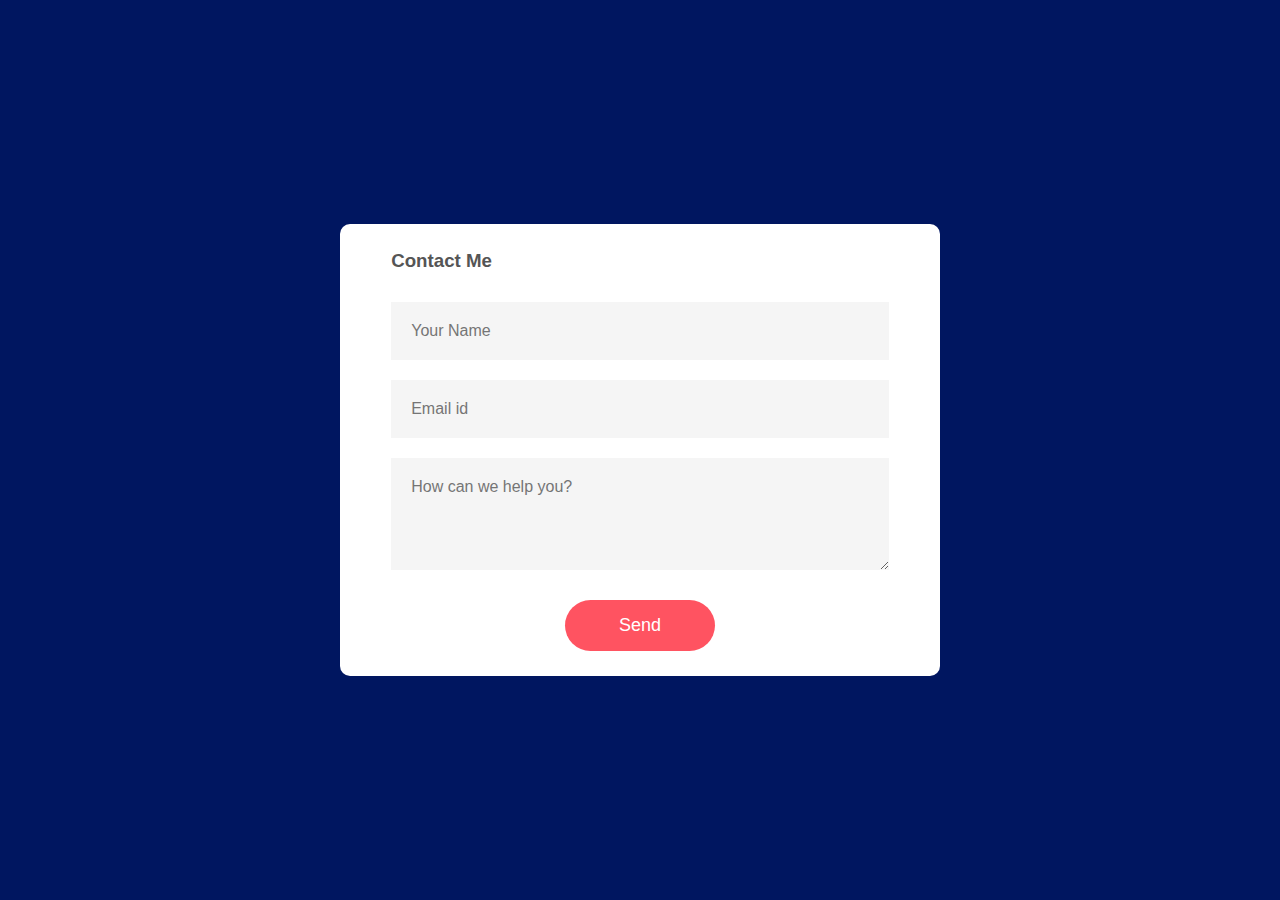
<file: login_page/enquery_page.html>
<!DOCTYPE html>
<html lang="en">
<head>
    <meta charset="UTF-8">
    <meta name="viewport" content="width=device-width, initial-scale=1.0">
    <title>Enquery page</title>
    <link rel="stylesheet" href="style(enquery).css">

</head>
<body>
    <div class="container">
        <form name="submit-to-google-sheet">
            <h3>Contact Me</h3>
            <input type="text" id="name" placeholder="Your Name" required>
            <input type="email" id="email" placeholder="Email id" required>
            <!--*<input type="text" id="phone" placeholder="Phone no." required>-->
            <textarea id="message" rows="4" placeholder="How can we help you?"></textarea>
            <button type="submit">Send</button>
            <span id="msg"></span>
        </form>
    </div>
    <script>
        const scriptURL = 'https://script.google.com/macros/s/AKfycbwTRC0UZEkO3YShzwwxwvEtUhipBxt9PC46ZHAS9y3NdzlOvXURjn8yOBn6XiIx7Jizgg/exec'
        const form = document.forms['submit-to-google-sheet']
        const msg =document.getElementById("msg")
        form.addEventListener('submit', e => {
        e.preventDefault()
        fetch(scriptURL, { method: 'POST', body: new FormData(form)})
            .then(response => {
                msg.innerHTML = "Thank you for your message!"
                setTimeout(function() {
                    msg.innerHTML = ""
                
                }, 5000)
                form.reset()

            })
            .catch(error => console.error('Error!', error.message))
        })
    </script>
</body>
</html>
</file>
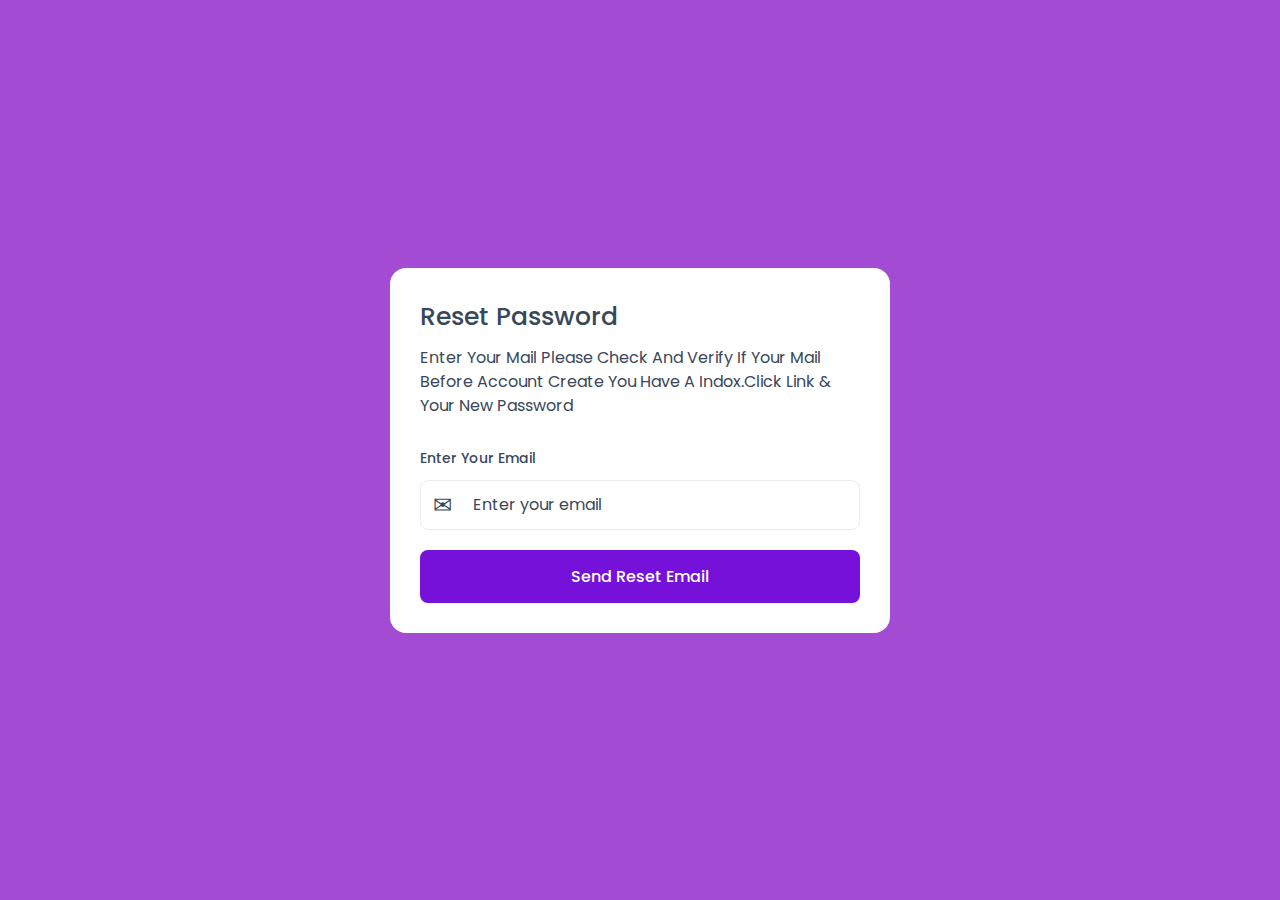
<file: login_page/forget_page.html>
<!DOCTYPE html>
<html lang="en">
<head>
    <meta charset="UTF-8">
    <meta name="viewport" content="width=device-width, initial-scale=1.0">
    <title>Reset Password</title>
    <link rel="stylesheet" href="style1.css">
</head>
<body>
    <div class="wrapper">
        <div class="container">
            <div class="title-section">
                <h2 class="title">Reset Password</h2>
                <p class="para">Enter your mail please check and verify if
                    your mail before account create you have a indox.click link & your new Password
                </p>
            </div>
            <form action="" class="from">
                <div class="input-group">
                    <label for="" class="label-title">Enter Your Email</label>
                    <input type="email" name="email" placeholder="Enter your email">
                    <span class="icon">&#9993;</span>
                </div>
                <div class="input-group">
                    <button class="submit-btn" type="submit">Send Reset Email</button>
                </div>
            </form>
        </div>
    </div>
</body>
</html>
</file>
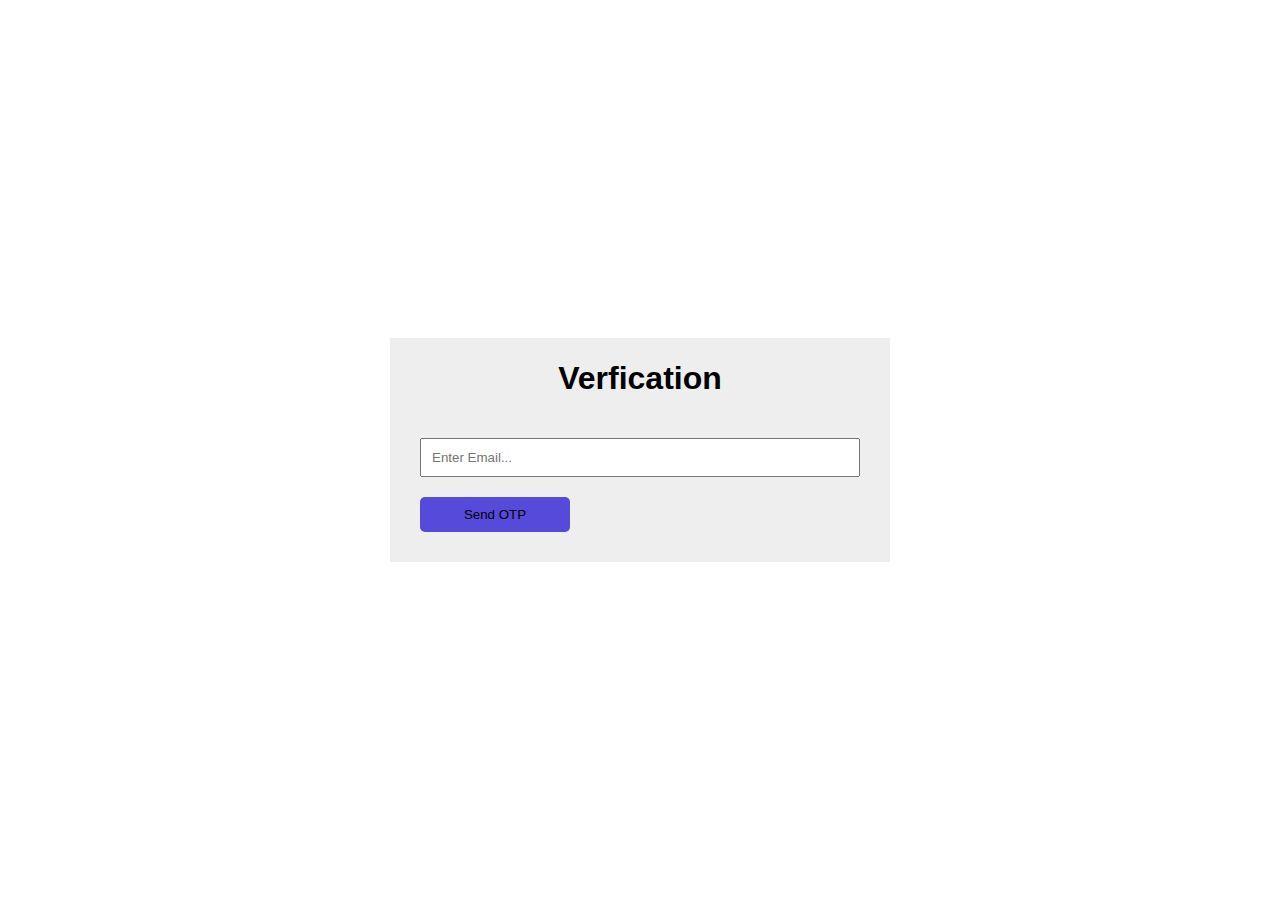
<file: login_page/verfication.html>
<!DOCTYPE html>
<html lang="en">
<head>
    <meta charset="UTF-8">
    <meta name="viewport" content="width=device-width, initial-scale=1.0">
    <title>verfication</title>
    <link rel="stylesheet" href="email.css">
    <script src="https://smtpjs.com/v3/smtp.js"></script>
</head>
<body>
    <div class="form">
        <h1>Verfication</h1>
        <input type="email" id="email" placeholder="Enter Email...">
        <div class="otpverify">
            <input type="text" id="otp_inp" placeholder="Enter the OTP sent to your Email...">
            <button class="btn" id="otp_inp">Verify</button>
        </div>
        <button class="btn" onclick="sendOTP()">Send OTP</button>
    </div>
    <script src="email-otp.js"></script>
</body>
</html>
</file>
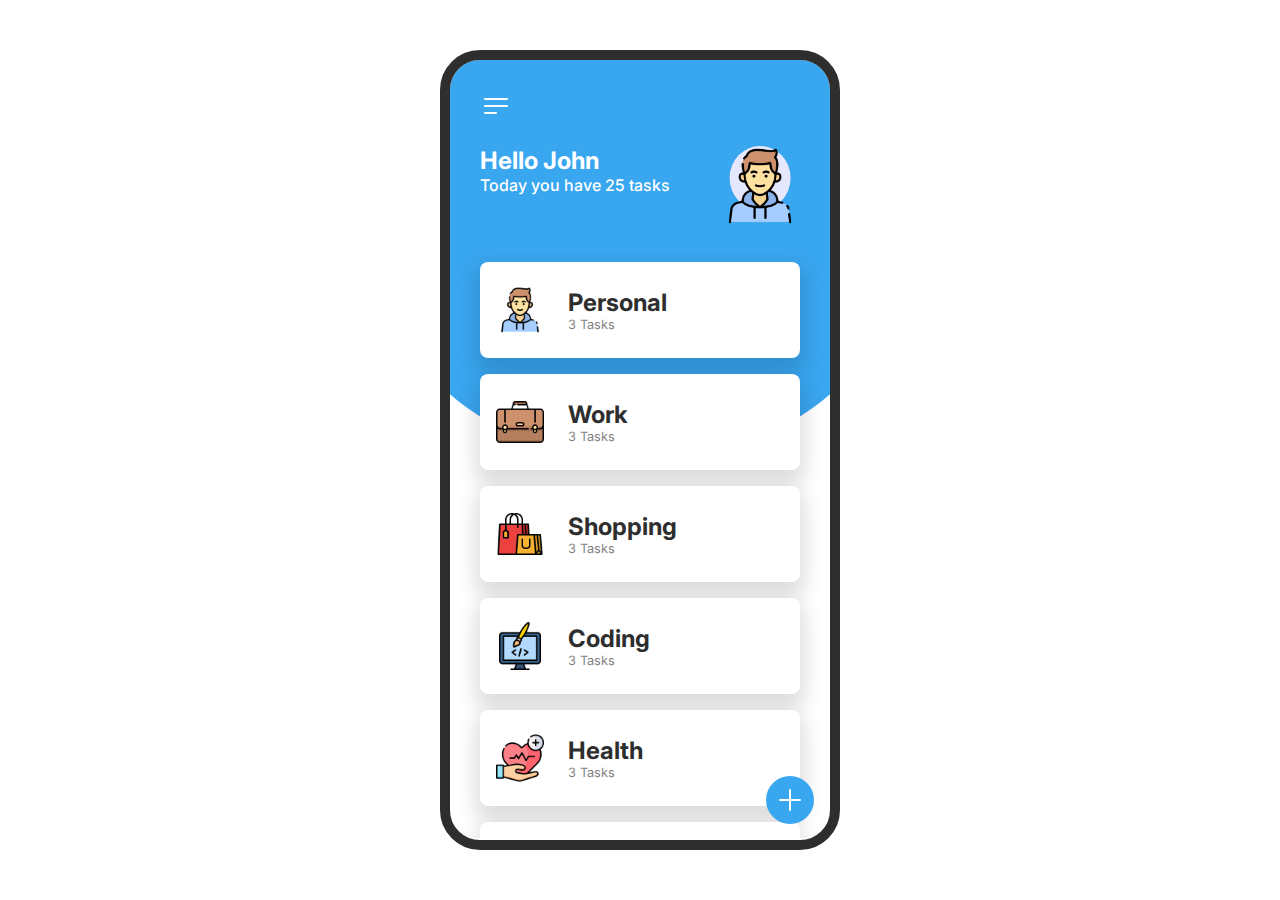
<file: todo list app/index1.html>
<!DOCTYPE html>
<html lang="en">
<head>
    <meta charset="UTF-8" />
    <meta name="viewport" content="width=device-width, initial-scale=1.0" />
    <link rel="apple-touch-icon" sizes="180x180" href="apple-touch-icon.png" />
    <link rel="icon" type="image/png" sizes="32x32" href="favicon-32x32.png" />
    <link rel="icon" type="image/png" sizes="16x16" href="favicon-16x16.png" />
    <link rel="manifest" href="site.webmanifest" />
    <link rel="mask-icon" href="safari-pinned-tab.svg" color="#5bbad5" />
    <meta name="msapplication-TileColor" content="#2d89ef" />
    <meta name="theme-color" content="#ffffff" />
    <link rel="stylesheet" href="style2.css" />
    <title>Javascript Todo-list App</title>
    <meta
    name="description"
    content="Manage your tasks effortlessly with our JavaScript Todos List App. Organize, prioritize, and track your to-dos seamlessly using this user-friendly web application."
    />
    <meta
    name="keywords"
    content="JavaScript Todos List App, Task Management, To-Do List Web App, Organize Tasks, Track To-Dos, Simple Task Manager, Productivity Tool, User-Friendly Interface, Web-based Task Organizer, JavaScript Task Tracker"
    />
</head>
<body>
    <div class="wrapper">
    <div class="screen-backdrop"></div>
    <div class="home-screen screen">
        <div class="head-wrapper">
        <div class="menu-btn">
            <svg
            xmlns="http://www.w3.org/2000/svg"
            fill="none"
            viewBox="0 0 24 24"
            stroke-width="1.5"
            stroke="currentColor"
            class="w-6 h-6"
            >
            <path
                stroke-linecap="round"
                stroke-linejoin="round"
                d="M3.75 6.75h16.5M3.75 12h16.5m-16.5 5.25H12"
            />
            </svg>
        </div>
        <div class="welcome">
            <div class="content">
            <h1>Hello John</h1>
            <p>Today you have <span id="total-tasks">5</span> tasks</p>
            </div>
            <div class="img">
            <div class="backdrop"></div>
            <img src="images/boy.png" alt="" />
            </div>
        </div>
        </div>
        <div class="categories-wrapper">
        <div class="categories">
            <div class="category">
            <div class="left">
                <img src="images/boy.png" alt="sun" />
                <div class="content">
                <h1>Personal</h1>
                <p>5 Tasks</p>
                </div>
            </div>
            <div class="options">
                <div class="toggle-btn">
                <svg
                    xmlns="http://www.w3.org/2000/svg"
                    fill="none"
                    viewBox="0 0 24 24"
                    stroke-width="1.5"
                    stroke="currentColor"
                    class="w-6 h-6"
                >
                    <path
                    stroke-linecap="round"
                    stroke-linejoin="round"
                    d="M12 6.75a.75.75 0 110-1.5.75.75 0 010 1.5zM12 12.75a.75.75 0 110-1.5.75.75 0 010 1.5zM12 18.75a.75.75 0 110-1.5.75.75 0 010 1.5z"
                    />
                </svg>
                </div>
            </div>
            </div>
        </div>
        </div>
    </div>
    <div class="category-screen screen">
        <div class="head-wrapper">
        <div class="back-btn">
            <svg
            xmlns="http://www.w3.org/2000/svg"
            fill="none"
            viewBox="0 0 24 24"
            stroke-width="1.5"
            stroke="currentColor"
            class="w-6 h-6"
            >
            <path
                stroke-linecap="round"
                stroke-linejoin="round"
                d="M6.75 15.75L3 12m0 0l3.75-3.75M3 12h18"
            />
            </svg>
        </div>
        <div class="options">
            <svg
            xmlns="http://www.w3.org/2000/svg"
            fill="none"
            viewBox="0 0 24 24"
            stroke-width="1.5"
            stroke="currentColor"
            class="w-6 h-6"
            >
            <path
                stroke-linecap="round"
                stroke-linejoin="round"
                d="M12 6.75a.75.75 0 110-1.5.75.75 0 010 1.5zM12 12.75a.75.75 0 110-1.5.75.75 0 010 1.5zM12 18.75a.75.75 0 110-1.5.75.75 0 010 1.5z"
            />
            </svg>
        </div>
        </div>
        <div class="category-details">
        <img src="images/boy.png" alt="" id="category-img" />
        <div class="details">
            <p id="num-tasks">8 tasks</p>
            <h1 id="category-title">Personal</h1>
        </div>
        </div>
        <div class="tasks-wrapper">
        <div class="tasks">
            <div class="task-wrapper">
            <label for="task" class="task">
                <input type="checkbox" name="task" id="task" />
                <span class="checkmark"
                ><svg
                    xmlns="http://www.w3.org/2000/svg"
                    fill="none"
                    viewBox="0 0 24 24"
                    stroke-width="1.5"
                    stroke="currentColor"
                    class="w-6 h-6"
                >
                    <path
                    stroke-linecap="round"
                    stroke-linejoin="round"
                    d="M4.5 12.75l6 6 9-13.5"
                    />
                </svg>
                </span>
                <p>Buy a new car lorem</p>
            </label>
            <div class="delete">
                <svg
                xmlns="http://www.w3.org/2000/svg"
                fill="none"
                viewBox="0 0 24 24"
                stroke-width="1.5"
                stroke="currentColor"
                class="w-6 h-6"
                >
                <path
                    stroke-linecap="round"
                    stroke-linejoin="round"
                    d="M14.74 9l-.346 9m-4.788 0L9.26 9m9.968-3.21c.342.052.682.107 1.022.166m-1.022-.165L18.16 19.673a2.25 2.25 0 01-2.244 2.077H8.084a2.25 2.25 0 01-2.244-2.077L4.772 5.79m14.456 0a48.108 48.108 0 00-3.478-.397m-12 .562c.34-.059.68-.114 1.022-.165m0 0a48.11 48.11 0 013.478-.397m7.5 0v-.916c0-1.18-.91-2.164-2.09-2.201a51.964 51.964 0 00-3.32 0c-1.18.037-2.09 1.022-2.09 2.201v.916m7.5 0a48.667 48.667 0 00-7.5 0"
                />
                </svg>
            </div>
            </div>
        </div>
        </div>
    </div>
    <div class="add-task-btn">
        <svg
        xmlns="http://www.w3.org/2000/svg"
        fill="none"
        viewBox="0 0 24 24"
        stroke-width="1.5"
        stroke="currentColor"
        class="w-6 h-6"
        >
        <path
            stroke-linecap="round"
            stroke-linejoin="round"
            d="M12 4.5v15m7.5-7.5h-15"
        />
        </svg>
    </div>
    <div class="black-backdrop"></div>
    <div class="add-task">
        <div class="add-task-backdrop"></div>
        <h1 class="heading">Add Task</h1>
        <div class="input-group">
        <label for="task-input"> Task </label>
        <input type="text" id="task-input" required />
        </div>
        <div class="input-group">
        <label for="category-select"> Category </label>
        <select id="category-select"></select>
        </div>
        <div class="btns">
        <button class="cancel-btn">Cancel</button>
        <button class="add-btn">Add</button>
        </div>
    </div>
    </div>

    <script src="script.js"></script>
</body>
</html>
</file>
<file: login_page/style(enquery).css>
*{
    margin: 0;
    padding: 0;
    box-sizing: border-box;
    font-family: 'poppins', sans-serif;
}
.container{
    width:100%;
    height: 100vh;
    background: #001660;
    display:flex;
    align-items: center;
    justify-content: center;
}
form{
    background: #fff;
    display: flex;
    flex-direction: column;
    padding: 2vw 4vw;
    width: 90%;
    max-width: 600px;
    border-radius: 10px;
}
form h3{
    color:#555;
    font-weight: 800;
    margin-bottom: 20px;
}

form input, form textarea{
    border: 0;
    margin: 10px 0;
    padding: 20px;
    outline:none;
    background: #f5f5f5;
    font-size: 16px;
}
form button{
    padding: 15px;
    background: #ff5361;
    color: #fff;
    font-size: 18px;
    border: 0;
    outline:none;
    cursor: pointer;
    width: 150px;
    margin:20px auto 0;
    border-radius: 30px;
}
</file>
<file: login_page/style1.css>
@import url('https://fonts.googleapis.com/css2?family=Poppins:wght@0,200;300,400;500;600;700;800;900&display=swap');
*{
    margin: 0;
    padding: 0;
    box-sizing: border-box;
    font-family:'Poppins',sans-serif;
}
.wrapper{
    background-color:#a44bd4;
    width: 100%;
    height: 100vh;
    padding: 15px;
    display: flex;
    justify-content : center;
    align-items: center;
}
.container{
    width: 500px;
    background-color:#fff;
    padding: 30px;
    border-radius: 16px;
    background-color: rgba(0,0,0,0.08) 0px 4px 12px;
}
.title-section{
    margin-bottom: 30px;
}
.title{
    color: #38475a;
    font-size: 25px;
    font-weight: 500;
    text-transform: capitalize;
    margin-bottom: 10px;
}
.para{
    color: #38475a;
    font-size: 16px;
    font-weight: 400;
    line-height: 1.5;
    margin-bottom: 20px;
    text-transform: capitalize;
}
.input-group{
    position: relative;
}
.input-group .label-title{
    color: #38475a;
    text-transform: capitalize;
    margin-bottom: 11px;
    font-size: 14px;
    display: block;
    font-weight: 500;
}

.input-group input{
    width: 100%;
    background-color: none;
    color: #38475a;
    height: 50px;
    font-size: 16px;
    font-weight: 300;
    border: 1px solid #EAECF0;
    padding: 9px 18px 9px 52px;
    outline: none;
    border-radius: 8px;
    margin-bottom: 20px;
}
.input-group input::placeholder{
    color: #38475a;
    font-size: 16px;
    font-weight: 400;
}
.input-group .icon{
    position:absolute;
    color: #38475a;
    left: 13px;
    top: calc(50% - 11px);
    text-align: center;
    font-size: 23px;
}
.submit-btn{
    width: 100%;
    background-color: #7511d9;
    border: 1px solid transparent;
    border-radius: 8px;
    font-size: 16px;
    color: #fff;
    padding: 13px 24px;
    font-weight: 500;
    text-align: center;
    text-transform: capitalize;
    cursor: pointer;
}

.submit-btn:hover{
    opacity: 0.95;
}
</file>
<file: login_page/email.css>
*{
    box-sizing: border-box;
    font-family: 'poppins', sans-serif;
}
body {
    text-align: center;
    display: flex;
    align-items: center;
    justify-content: center;
    margin: 0;
    padding: 0;
    height: 100vh;
}
.form {
    width: 500px;
    background-color: #eeeeee;
    padding: 0 30px;
    display: grid;
    gap: 20px;
    padding-bottom: 30px;
}
input {
    width: 100%;
    padding: 10px;
}
.otpverify {
    width: 100%;
    display: flex;
    gap: 20px;
}
.btn {
    padding: 10px;
    background-color: #564adb;
    border: none;
    outline: none;
    cursor: pointer;
    border-radius: 5px;
    width:150px;
}
.otpverify {
    display: none;
}
</file>
<file: todo list app/style2.css>
@import url(https://fonts.googleapis.com/css?family=Inter:100,200,300,regular,500,600,700,800,900);

::-webkit-scrollbar {
    width: 0;
}

* {
    margin: 0;
    padding: 0;
    box-sizing: border-box;
}

body {
    min-height: 100vh;
    display: flex;
    align-items: center;
    justify-content: center;
    color: #2e2e2e;
    font-family: "Inter", sans-serif;
    background-color: #fff;
}

.wrapper {
    position: relative;
    height: 100vh;
    width: 100%;
    overflow: hidden;
    padding: 30px 0;
    display: flex;
}

@media (min-width:768px) {
    .wrapper {
        height: 50rem;
        width: 25rem;
        border-radius: 40px;
        border: 10px solid #2e2e2e;
    }
}

.wrapper .screen {
    min-width: 100%;
    flex: 1;
    transition: all 0.3s;
}

.screen-backdrop {
    width: 135%;
    height: 25rem;
    position: absolute;
    top: 0;
    left: 50%;
    transform: translateX(-50%);
    border-radius: 0 0 50% 50%;
    background-color: #39a6f0;
    z-index: -1;
    transition: all 0.3s;
}

.wrapper.show-category .home-screen {
    transform: translateX(-100%);
}

.wrapper.show-category .category-screen {
    transform: translateX(-100%);
}

.wrapper.show-category .screen-backdrop {
    transform: translate(-50%, -60%)
}

.head-wrapper {
    padding: 0 30px;
}

.menu-btn {
    width: 2rem;
    cursor: pointer;
    color: #ffffff;
}

.welcome {
    display: flex;
    justify-content: space-between;
    margin-top: 20px;
    color: #ffffff;
}

.welcome h1 {
    font-size: 1.5rem;
}

.welcome p {
    font-weight: 500;
}

.welcome .img {
    position: relative;
}

.welcome .img .backdrop {
    position: absolute;
    top: 0;
    left: 50%;
    transform: translateX(-50%);
    width: 3.8rem;
    height: 4rem;
    border-radius: 50%;
    background-color: #e5e7fd;
    z-index: -1;
}

.welcome .img img {
    width: 5rem;
}

.categories-wrapper {
    margin-top: 1rem;
    padding: 0 30px;
    height: calc(100% - 8rem);
    padding-bottom: 20px;
    overflow: auto;
}

.categories {
    padding-top: 1rem;
    display: flex;
    flex-direction: column;
    gap: 1rem;
}

.category {
    background: #fff;
    border-radius: 0.5rem;
    padding: 1.5rem 1rem;
    cursor: pointer;
    display: flex;
    justify-content: space-between;
    box-shadow: 0 10px 20px 5px #00000023;
    transition: all 0.3s;

}

.category:hover {
    transform: translateY(-5px);
    box-shadow: 0 10px 20px 5px #00000040;
}

.category .left {
    display: flex;
    gap: 1.5rem;
    align-items: center;
}

.category .left img {
    width: 3rem;
}

.category .content h1 {
    font-size: 1.5rem;
}

.category .content p {
    color: #2e2e2e;
    font-size: 0.8rem;
    opacity: 0.6;
}

.category .options {
    opacity: 0;
    visibility: hidden;
    transition: all 0.3s;
}

.category:hover .options {
    opacity: 1;
    visibility: visible;
}

.category .toggle-btn {
    width: 2rem;
    cursor: pointer;
    opacity: 0.6;
}

.category .toggle-btn:hover {
    opacity: 1;
}


/* Category Screen */
.category-screen .head-wrapper {
    display: flex;
    justify-content: space-between;
    align-items: center;
}

.category-screen .head-wrapper svg {
    width: 2rem;
    cursor: pointer;
    color: #fff;
}

.category-details {
    padding: 0 30px;
    margin-top: 7rem;
    display: flex;
    align-items: center;
    gap: 1rem;
}

.category-details img {
    width: 4rem;
}

.category-details .details p {
    opacity: 0.6;
}

/* tasks */
.tasks-wrapper {
    padding: 0 30px;
    margin-top: 1rem;
    height: calc(100% - 12rem);
    padding-bottom: 20px;
    overflow: auto;
}

.tasks {
    padding-top: 1rem;
    display: flex;
    flex-direction: column;
    gap: 1rem;
}

.task-wrapper {
    display: flex;
    justify-content: space-between;
    align-items: center;
}



.task {
    display: flex;
    gap: 0.5rem;
    align-items: center;
    font-size: 0.8rem;
    font-weight: 500;
    width: max-content;
    cursor: pointer;
}


.task input {
    display: none;
}

.task .checkmark {
    width: 1rem;
    height: 1rem;
    border-radius: 2px;
    border: 1px solid #2e2e2e;
    display: flex;
    justify-content: center;
    align-items: center;
}

.task .checkmark svg {
    width: 1rem;
    color: #2e2e2e;
    opacity: 0;
    transition: all 0.3s;
}

.task:hover .checkmark svg {
    opacity: 1;
}

.task .checkmark svg path {
    stroke-width: 3;
}

.task input:checked~.checkmark {
    background-color: #2e2e2e;
}

.task input:checked~.checkmark svg {
    opacity: 1;
    color: #fff;
}

.task input:checked~p {
    text-decoration: line-through;
    opacity: 0.6;
}

.task-wrapper .delete {
    min-width: 2rem;
    height: 2rem;
    padding: 0.5rem;
    border-radius: 50%;
    color: #2e2e2e;
    cursor: pointer;
    background-color: rgba(0, 0, 0, 0.031);
    opacity: 0;
    visibility: hidden;
    transition: all 0.3s;
}

.task-wrapper:hover .delete {
    opacity: 1;
    visibility: visible;
}

.task-wrapper .delete:hover {
    color: red;
    background-color: rgba(0, 0, 0, 0.1);
}

.no-tasks {
    margin-top: 5rem;
    text-align: center;
    font-size: 1.5rem;
    opacity: 0.6;
}

/* Add Task */
.add-task-btn {
    position: absolute;
    bottom: 1rem;
    right: 1rem;
    width: 3rem;
    height: 3rem;
    border-radius: 50%;
    cursor: pointer;
    display: flex;
    align-items: center;
    justify-content: center;
    background-color: #39a6f0;
    transition: all 0.3s;
}

.add-task-btn:hover {
    transform: scale(1.1);
}

.add-task-btn.active {
    z-index: 1;
    bottom: 20rem;
    transform: rotate(45deg);
}

.add-task-btn svg {
    width: 2rem;
    color: #fff;
}

.add-task {
    position: absolute;
    bottom: -100%;
    left: 0;
    width: 100%;
    padding: 20px 30px;
    transition: all 0.3s;
}

.add-task.active {
    bottom: 0;
}

.add-task .heading {
    font-size: 1.5rem;
    margin-bottom: 1rem;
}

.input-group {
    position: relative;
    margin-bottom: 20px;
}

.input-group input,
.input-group label {
    display: block;
    width: 100%;
}

.input-group input,
.input-group select {
    width: 100%;
    border: 1px solid #ccc;
    border-radius: 5px;
    padding: 10px;
    font-size: 16px;
}

.input-group label {
    width: max-content;
    padding: 0 5px;
    margin-top: 5px;
    font-size: 14px;
    color: #666;
    margin-bottom: 5px;
}

.btns {
    display: flex;
    gap: 1rem;
    justify-content: flex-end;
    align-items: center;
}

.btns button {
    padding: 10px 20px;
    border-radius: 5px;
    border: none;
    cursor: pointer;
    font-size: 14px;
    font-weight: 600;
    transition: all 0.3s;
    z-index: 1;
}

button.add-btn {
    background-color: #39a6f0;
    color: #fff
}

.add-task-backdrop {
    position: absolute;
    bottom: 0;
    left: 50%;
    transform: translateX(-50%);
    width: 135%;
    height: 20rem;
    border-radius: 50% 50% 0 0;
    background-color: #fff;
}

.black-backdrop {
    position: absolute;
    top: 0;
    left: 0;
    width: 100%;
    height: 100%;
    backdrop-filter: blur(5px);
    background-color: #00000023;
    opacity: 0;
    visibility: hidden;
    transition: all 0.3s;
}

.black-backdrop.active {
    opacity: 1;
    visibility: visible;
}
</file>
